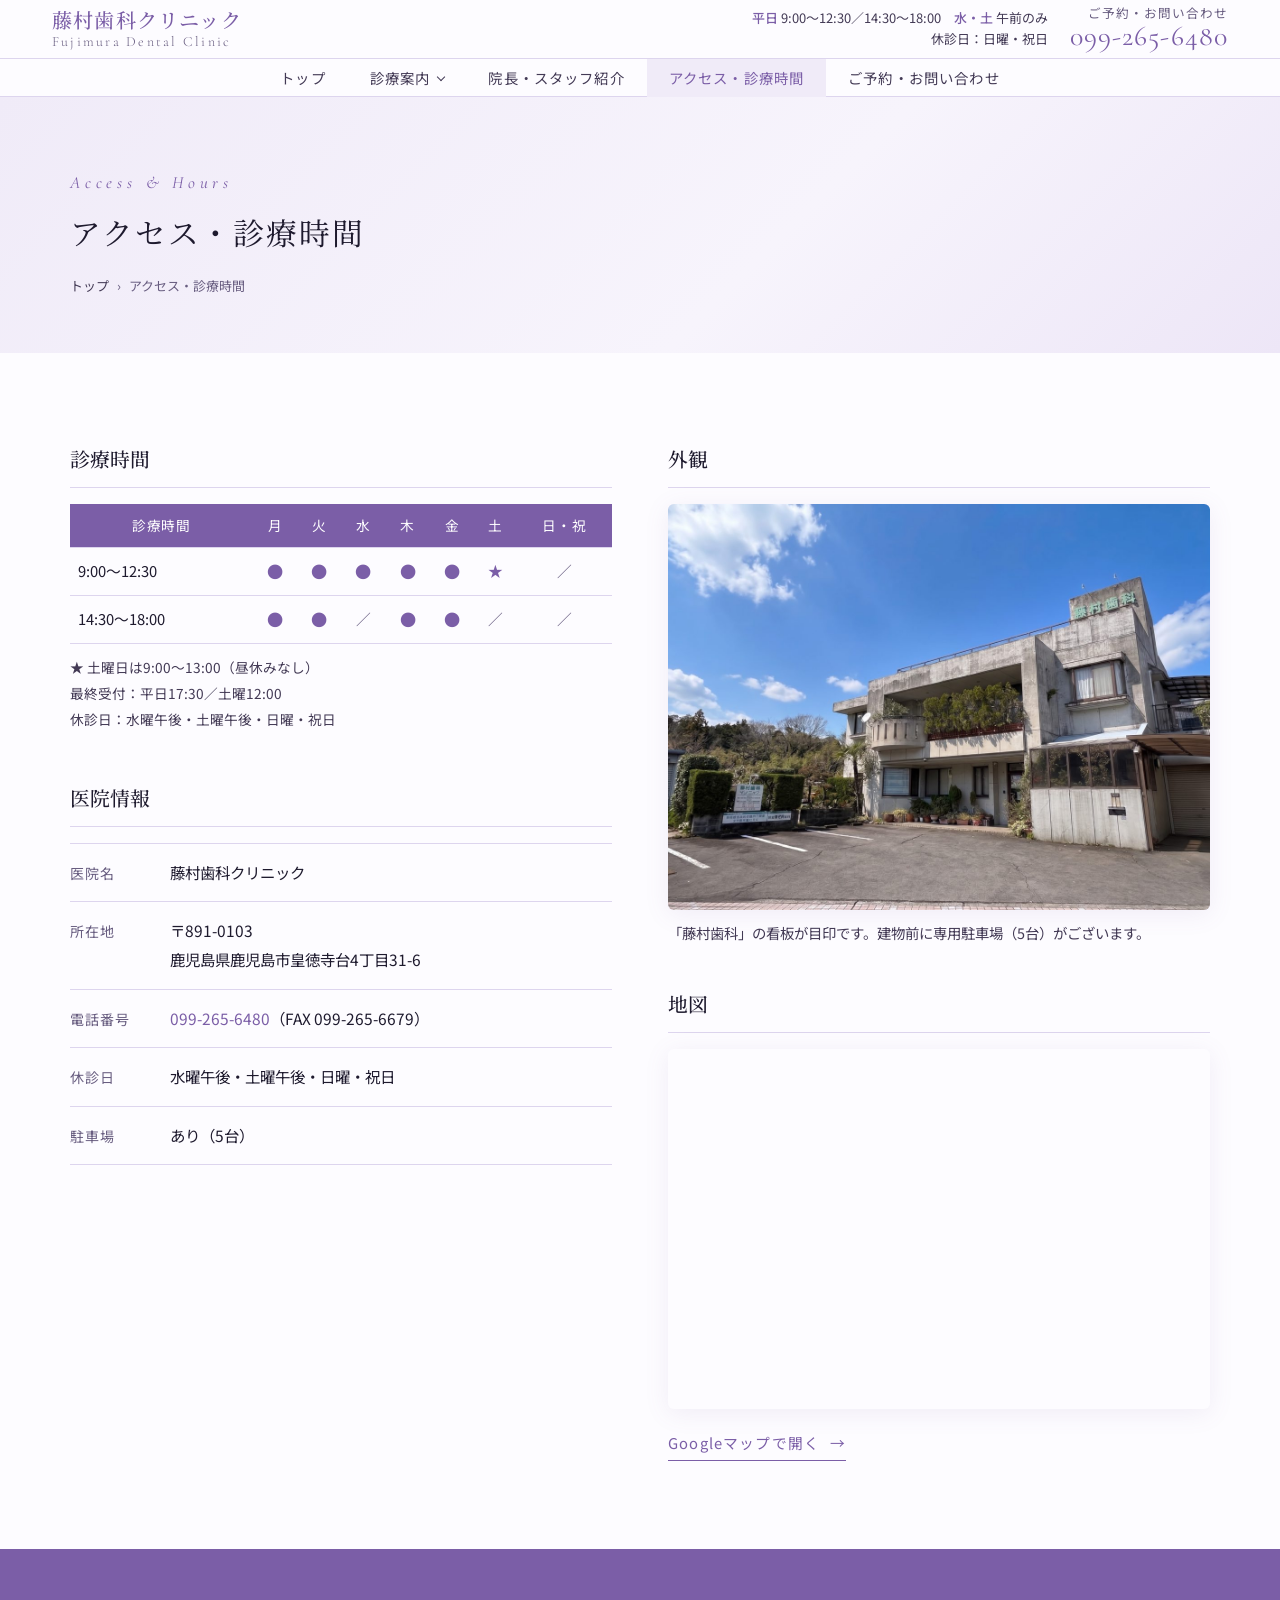
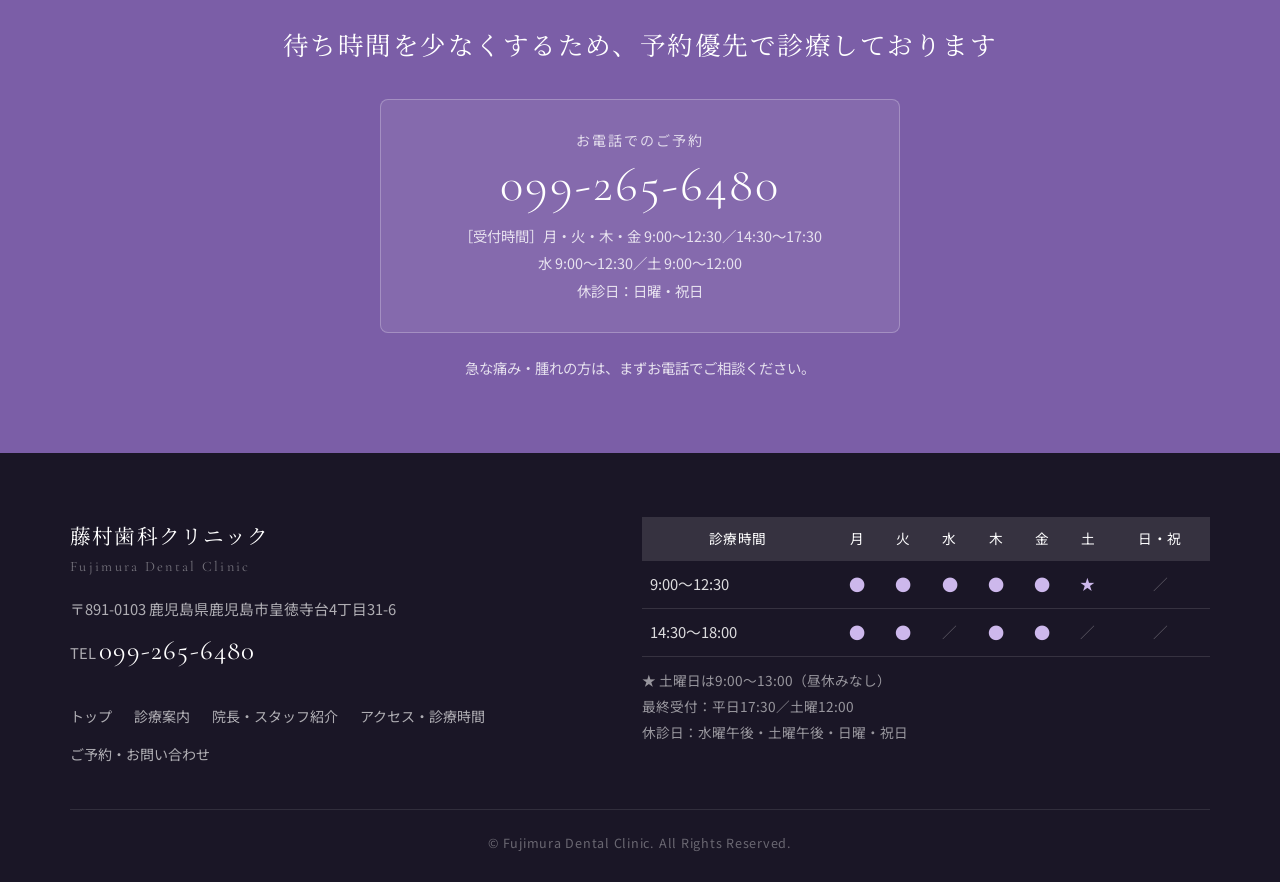
<file: access.html>
<!DOCTYPE html>
<html lang="ja">
<head>
<meta charset="UTF-8">
<meta name="robots" content="noindex, nofollow"><!-- 確認用：本番公開時にこの行を削除 -->
<meta name="viewport" content="width=device-width, initial-scale=1">
<meta name="format-detection" content="telephone=no">
<title>アクセス・診療時間｜藤村歯科クリニック｜鹿児島市皇徳寺台の歯医者</title>
<meta name="description" content="藤村歯科クリニックのアクセス・診療時間。鹿児島市皇徳寺台4丁目31-6。平日 9:00〜12:30／14:30〜18:00（水曜は午前のみ）、土 9:00〜13:00、日曜・祝日休診。TEL 099-265-6480">
<meta property="og:title" content="アクセス・診療時間｜藤村歯科クリニック｜鹿児島市皇徳寺台の歯医者">
<meta property="og:description" content="藤村歯科クリニックのアクセス・診療時間。鹿児島市皇徳寺台4丁目31-6。平日 9:00〜12:30／14:30〜18:00（水曜は午前のみ）、土 9:00〜13:00、日曜・祝日休診。TEL 099-265-6480">
<meta property="og:type" content="website">
<meta property="og:locale" content="ja_JP">
<meta property="og:site_name" content="藤村歯科クリニック">
<meta name="theme-color" content="#7b5ea7">
<link rel="icon" href="data:image/svg+xml,%3Csvg xmlns='http://www.w3.org/2000/svg' viewBox='0 0 64 64'%3E%3Crect width='64' height='64' rx='14' fill='%237b5ea7'/%3E%3Ctext x='32' y='45' font-size='36' text-anchor='middle' fill='white' font-family='serif'%3E%E8%97%A4%3C/text%3E%3C/svg%3E">
<link rel="preconnect" href="https://fonts.googleapis.com">
<link rel="preconnect" href="https://fonts.gstatic.com" crossorigin>
<link href="https://fonts.googleapis.com/css2?family=Noto+Serif+JP:wght@400;500&family=Noto+Sans+JP:wght@300;400;500&family=Cormorant+Garamond:ital,wght@0,300;0,400;1,300;1,400&display=swap" rel="stylesheet">
<link rel="stylesheet" href="css/style.css">
</head>
<body>
<header class="site-header">
  <div class="header-top">
    <a href="index.html" class="logo">藤村歯科クリニック<small>Fujimura Dental Clinic</small></a>
    <div class="header-info">
      <p class="header-hours"><b>平日</b> 9:00〜12:30／14:30〜18:00　<b>水・土</b> 午前のみ<br>休診日：日曜・祝日</p>
      <a href="tel:0992656480" class="header-tel"><span>ご予約・お問い合わせ</span><strong>099-265-6480</strong></a>
    </div>
    <button class="hamburger" id="hamburger" aria-label="メニューを開く" aria-expanded="false" aria-controls="mobileMenu"><span></span><span></span><span></span></button>
  </div>
  <nav class="gnav" aria-label="メインメニュー">
    <ul class="gnav-list">
      <li><a href="index.html">トップ</a></li>
      <li class="has-sub"><a href="services.html">診療案内</a><ul class="subnav"><li></li><li><a href="services.html#mushiba">虫歯治療</a></li><li><a href="services.html#shishubyo">歯周病治療</a></li><li><a href="services.html#implant">インプラント</a></li><li><a href="services.html#yobou">予防歯科・クリーニング</a></li><li><a href="services.html#whitening">ホワイトニング</a></li><li><a href="services.html#koukugeka">口腔外科</a></li><li><a href="services.html#jihi">自費診療の費用・リスク</a></li></ul></li>
      <li><a href="doctor.html">院長・スタッフ紹介</a></li>
      <li><a href="access.html" class="active">アクセス・診療時間</a></li>
      <li><a href="contact.html">ご予約・お問い合わせ</a></li>
    </ul>
  </nav>
</header>
<nav class="mobile-menu" id="mobileMenu" aria-label="スマートフォン用メニュー">
  <a href="index.html">トップ</a>
  <a href="services.html">診療案内</a>
  <div class="sub"><a href="services.html#ireba">入れ歯・ミラクルデンチャー</a><a href="services.html#mushiba">虫歯治療</a><a href="services.html#shishubyo">歯周病治療</a><a href="services.html#ireba">入れ歯・ミラクルデンチャー</a><a href="services.html#implant">インプラント</a><a href="services.html#yobou">予防歯科・クリーニング</a><a href="services.html#whitening">ホワイトニング</a><a href="services.html#koukugeka">口腔外科</a></div>
  <a href="doctor.html">院長・スタッフ紹介</a>
  <a href="access.html">アクセス・診療時間</a>
  <a href="contact.html">ご予約・お問い合わせ</a>
  <a href="tel:0992656480" class="mm-tel">電話で予約する　099-265-6480</a>
</nav>
<main>
<div class="page-hero"><div class="container">
  <p class="sec-en">Access &amp; Hours</p>
  <h1 class="sec-title">アクセス・診療時間</h1>
  <ol class="breadcrumb"><li><a href="index.html">トップ</a></li><li>アクセス・診療時間</li></ol>
</div></div>

<section>
  <div class="container two-col fade-up">
    <div>
      <h2 class="sub-h">診療時間</h2>
      <table class="hours">
  <thead><tr><th scope="col">診療時間</th><th scope="col">月</th><th scope="col">火</th><th scope="col">水</th><th scope="col">木</th><th scope="col">金</th><th scope="col">土</th><th scope="col">日・祝</th></tr></thead>
  <tbody><tr><th scope="row">9:00〜12:30</th><td class="o">●</td><td class="o">●</td><td class="o">●</td><td class="o">●</td><td class="o">●</td><td class="s">★</td><td class="x">／</td></tr><tr><th scope="row">14:30〜18:00</th><td class="o">●</td><td class="o">●</td><td class="x">／</td><td class="o">●</td><td class="o">●</td><td class="x">／</td><td class="x">／</td></tr></tbody>
</table>
<p class="hours-note">★ 土曜日は9:00〜13:00（昼休みなし）<br>最終受付：平日17:30／土曜12:00<br>休診日：水曜午後・土曜午後・日曜・祝日</p>
      <h2 class="sub-h" style="margin-top:48px">医院情報</h2>
      <dl class="info-dl">
        <dt>医院名</dt><dd>藤村歯科クリニック</dd>
        <dt>所在地</dt><dd>〒891-0103<br>鹿児島県鹿児島市皇徳寺台4丁目31-6</dd>
        <dt>電話番号</dt><dd><a href="tel:0992656480">099-265-6480</a>（FAX 099-265-6679）</dd>
        <dt>休診日</dt><dd>水曜午後・土曜午後・日曜・祝日</dd>
        <dt>駐車場</dt><dd>あり（5台）</dd>
      </dl>
    </div>
    <div>
      <h2 class="sub-h">外観</h2>
      <div class="ph " data-label="外観写真"><img src="images/clinic_01.jpg" alt="藤村歯科クリニックの外観" loading="lazy"></div>
      <p style="font-size:.8rem;color:var(--text-mid);margin:10px 0 40px">「藤村歯科」の看板が目印です。建物前に専用駐車場（5台）がございます。</p>
      <h2 class="sub-h">地図</h2>
      <iframe class="map" title="藤村歯科クリニックの地図" src="https://www.google.com/maps/embed?pb=!1m18!1m12!1m3!1d3399.502130198068!2d130.48067127561336!3d31.56527547419346!2m3!1f0!2f0!3f0!3m2!1i1024!2i768!4f13.1!3m3!1m2!1s0x353e663cbc598349%3A0xc99644ca46c4af5e!2z6Jek5p2R5q2v56eR44Kv44Oq44OL44OD44Kv!5e0!3m2!1sja!2sjp!4v1780803914719!5m2!1sja!2sjp" loading="lazy" referrerpolicy="no-referrer-when-downgrade" allowfullscreen></iframe>
      <p style="margin-top:16px"><a class="btn-more" href="https://www.google.com/maps/search/?api=1&query=%E8%97%A4%E6%9D%91%E6%AD%AF%E7%A7%91%E3%82%AF%E3%83%AA%E3%83%8B%E3%83%83%E3%82%AF+%E9%B9%BF%E5%85%90%E5%B3%B6%E5%B8%82%E7%9A%87%E5%BE%B3%E5%AF%BA%E5%8F%B0" target="_blank" rel="noopener">Googleマップで開く</a></p>
    </div>
  </div>
</section>
<section class="reserve">
  <div class="fade-up">
    <h2>待ち時間を少なくするため、<br class="sp-only">予約優先で診療しております</h2>
    <div class="reserve-box">
      <p class="reserve-label">お電話でのご予約</p>
      <a href="tel:0992656480" class="reserve-tel">099-265-6480</a>
      <p class="reserve-time">［受付時間］月・火・木・金 9:00〜12:30／14:30〜17:30<br>水 9:00〜12:30／土 9:00〜12:00<br>休診日：日曜・祝日</p>
    </div>
    <!-- WEB予約を導入したら、下の行のコメントを外してURLを入れてください
    <p style="margin-top:24px"><a href="WEB予約のURL" class="btn btn-outline" style="border-color:#fff;color:#fff" target="_blank" rel="noopener">WEBで予約する</a></p>
    -->
    <p class="reserve-sub">急な痛み・腫れの方は、まずお電話でご相談ください。</p>
  </div>
</section>
</main>
<footer class="site-footer">
  <div class="foot-grid">
    <div>
      <p class="foot-logo">藤村歯科クリニック<small>Fujimura Dental Clinic</small></p>
      <p class="foot-addr">〒891-0103 鹿児島県鹿児島市皇徳寺台4丁目31-6<br>TEL <a href="tel:0992656480">099-265-6480</a></p>
      <ul class="foot-nav">
        <li><a href="index.html">トップ</a></li>
        <li><a href="services.html">診療案内</a></li>
        <li><a href="doctor.html">院長・スタッフ紹介</a></li>
        <li><a href="access.html">アクセス・診療時間</a></li>
        <li><a href="contact.html">ご予約・お問い合わせ</a></li>
      </ul>
    </div>
    <div><table class="hours">
  <thead><tr><th scope="col">診療時間</th><th scope="col">月</th><th scope="col">火</th><th scope="col">水</th><th scope="col">木</th><th scope="col">金</th><th scope="col">土</th><th scope="col">日・祝</th></tr></thead>
  <tbody><tr><th scope="row">9:00〜12:30</th><td class="o">●</td><td class="o">●</td><td class="o">●</td><td class="o">●</td><td class="o">●</td><td class="s">★</td><td class="x">／</td></tr><tr><th scope="row">14:30〜18:00</th><td class="o">●</td><td class="o">●</td><td class="x">／</td><td class="o">●</td><td class="o">●</td><td class="x">／</td><td class="x">／</td></tr></tbody>
</table>
<p class="hours-note">★ 土曜日は9:00〜13:00（昼休みなし）<br>最終受付：平日17:30／土曜12:00<br>休診日：水曜午後・土曜午後・日曜・祝日</p></div>
  </div>
  <p class="copyright">© Fujimura Dental Clinic. All Rights Reserved.</p>
</footer>
<div class="fixed-bar">
  <a href="tel:0992656480" class="fb-tel">電話で予約<small>099-265-6480</small></a>
  <a href="access.html" class="fb-hours">診療時間・アクセス<small>日曜・祝日休診</small></a>
</div>
<script src="js/main.js"></script>
</body>
</html>
</file>
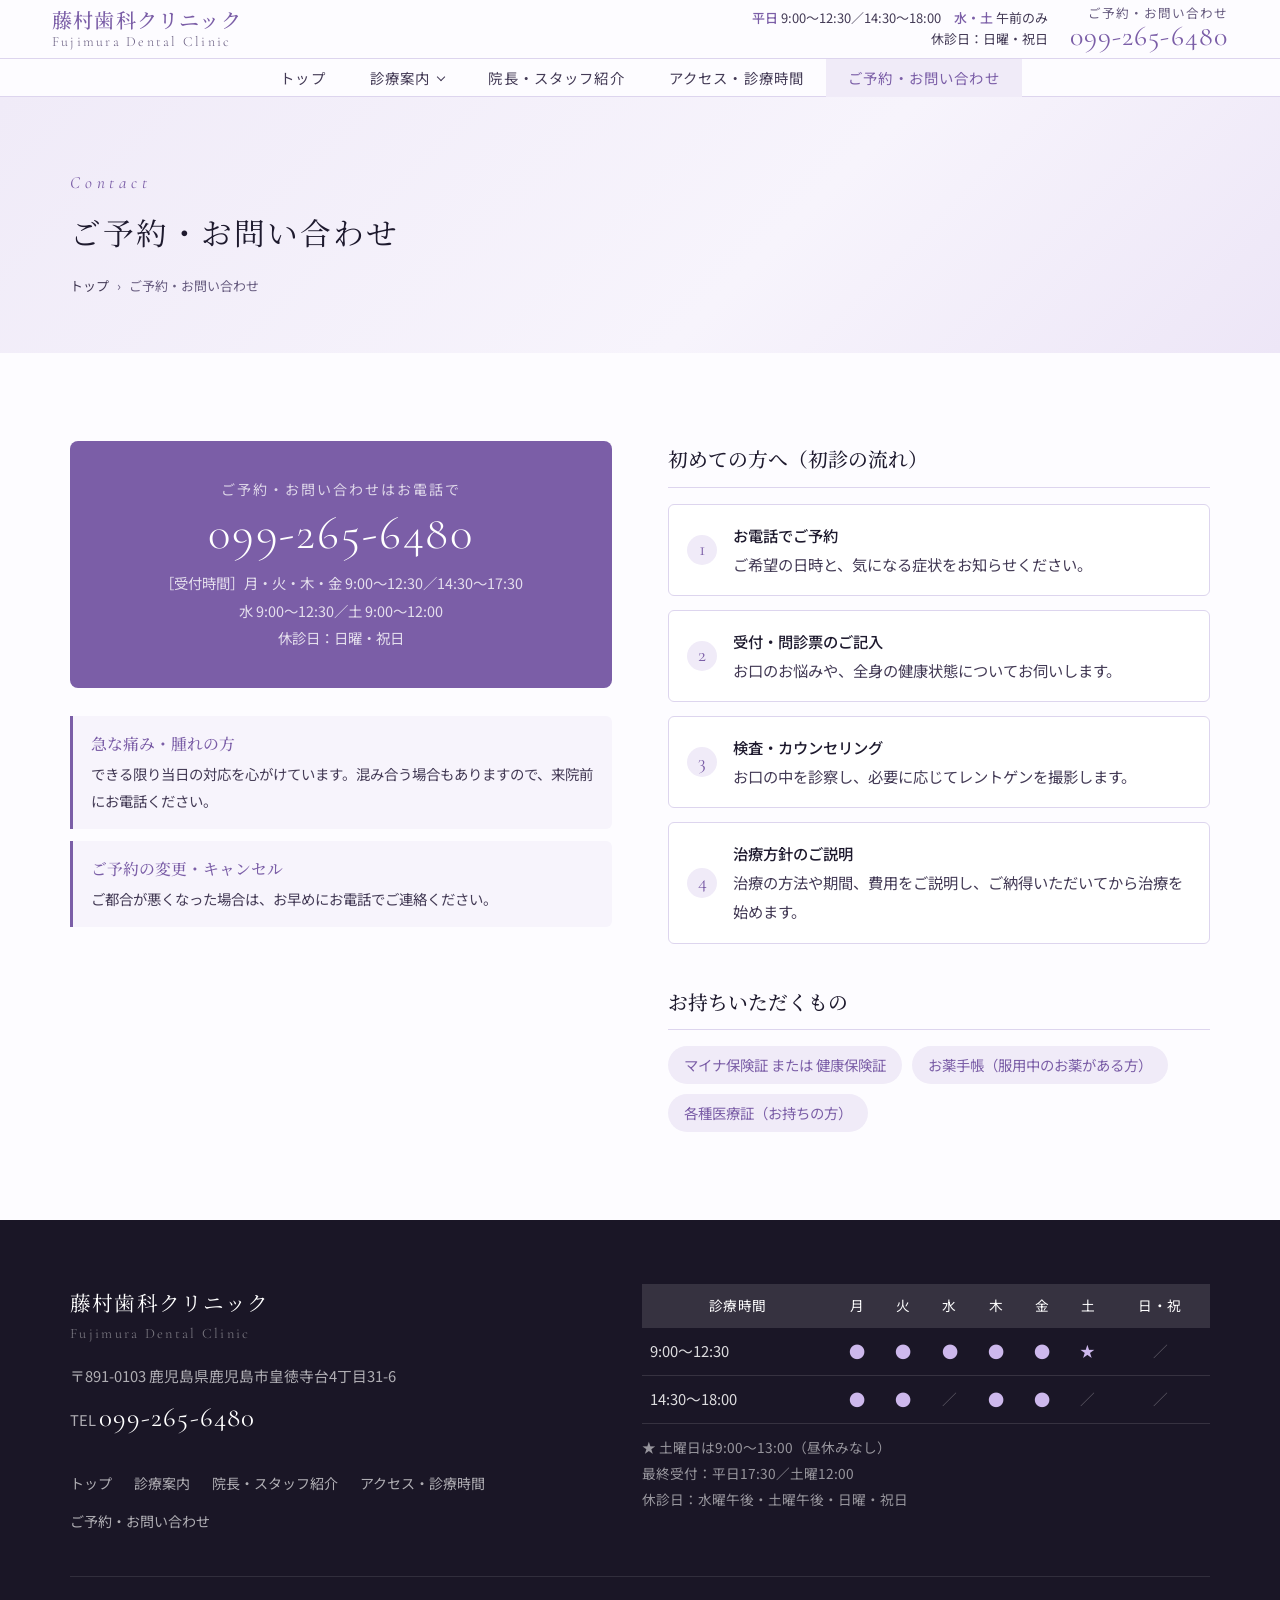
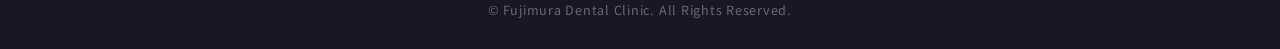
<file: contact.html>
<!DOCTYPE html>
<html lang="ja">
<head>
<meta charset="UTF-8">
<meta name="robots" content="noindex, nofollow"><!-- 確認用：本番公開時にこの行を削除 -->
<meta name="viewport" content="width=device-width, initial-scale=1">
<meta name="format-detection" content="telephone=no">
<title>ご予約・お問い合わせ｜藤村歯科クリニック｜鹿児島市皇徳寺台の歯医者</title>
<meta name="description" content="藤村歯科クリニックへのご予約・お問い合わせはお電話（099-265-6480）で承ります。初診の流れ・お持ちいただくものもご案内しています。">
<meta property="og:title" content="ご予約・お問い合わせ｜藤村歯科クリニック｜鹿児島市皇徳寺台の歯医者">
<meta property="og:description" content="藤村歯科クリニックへのご予約・お問い合わせはお電話（099-265-6480）で承ります。初診の流れ・お持ちいただくものもご案内しています。">
<meta property="og:type" content="website">
<meta property="og:locale" content="ja_JP">
<meta property="og:site_name" content="藤村歯科クリニック">
<meta name="theme-color" content="#7b5ea7">
<link rel="icon" href="data:image/svg+xml,%3Csvg xmlns='http://www.w3.org/2000/svg' viewBox='0 0 64 64'%3E%3Crect width='64' height='64' rx='14' fill='%237b5ea7'/%3E%3Ctext x='32' y='45' font-size='36' text-anchor='middle' fill='white' font-family='serif'%3E%E8%97%A4%3C/text%3E%3C/svg%3E">
<link rel="preconnect" href="https://fonts.googleapis.com">
<link rel="preconnect" href="https://fonts.gstatic.com" crossorigin>
<link href="https://fonts.googleapis.com/css2?family=Noto+Serif+JP:wght@400;500&family=Noto+Sans+JP:wght@300;400;500&family=Cormorant+Garamond:ital,wght@0,300;0,400;1,300;1,400&display=swap" rel="stylesheet">
<link rel="stylesheet" href="css/style.css">
</head>
<body>
<header class="site-header">
  <div class="header-top">
    <a href="index.html" class="logo">藤村歯科クリニック<small>Fujimura Dental Clinic</small></a>
    <div class="header-info">
      <p class="header-hours"><b>平日</b> 9:00〜12:30／14:30〜18:00　<b>水・土</b> 午前のみ<br>休診日：日曜・祝日</p>
      <a href="tel:0992656480" class="header-tel"><span>ご予約・お問い合わせ</span><strong>099-265-6480</strong></a>
    </div>
    <button class="hamburger" id="hamburger" aria-label="メニューを開く" aria-expanded="false" aria-controls="mobileMenu"><span></span><span></span><span></span></button>
  </div>
  <nav class="gnav" aria-label="メインメニュー">
    <ul class="gnav-list">
      <li><a href="index.html">トップ</a></li>
      <li class="has-sub"><a href="services.html">診療案内</a><ul class="subnav"><li></li><li><a href="services.html#mushiba">虫歯治療</a></li><li><a href="services.html#shishubyo">歯周病治療</a></li><li><a href="services.html#implant">インプラント</a></li><li><a href="services.html#yobou">予防歯科・クリーニング</a></li><li><a href="services.html#whitening">ホワイトニング</a></li><li><a href="services.html#koukugeka">口腔外科</a></li><li><a href="services.html#jihi">自費診療の費用・リスク</a></li></ul></li>
      <li><a href="doctor.html">院長・スタッフ紹介</a></li>
      <li><a href="access.html">アクセス・診療時間</a></li>
      <li><a href="contact.html" class="active">ご予約・お問い合わせ</a></li>
    </ul>
  </nav>
</header>
<nav class="mobile-menu" id="mobileMenu" aria-label="スマートフォン用メニュー">
  <a href="index.html">トップ</a>
  <a href="services.html">診療案内</a>
  <div class="sub"><a href="services.html#ireba">入れ歯・ミラクルデンチャー</a><a href="services.html#mushiba">虫歯治療</a><a href="services.html#shishubyo">歯周病治療</a><a href="services.html#ireba">入れ歯・ミラクルデンチャー</a><a href="services.html#implant">インプラント</a><a href="services.html#yobou">予防歯科・クリーニング</a><a href="services.html#whitening">ホワイトニング</a><a href="services.html#koukugeka">口腔外科</a></div>
  <a href="doctor.html">院長・スタッフ紹介</a>
  <a href="access.html">アクセス・診療時間</a>
  <a href="contact.html">ご予約・お問い合わせ</a>
  <a href="tel:0992656480" class="mm-tel">電話で予約する　099-265-6480</a>
</nav>
<main>
<div class="page-hero"><div class="container">
  <p class="sec-en">Contact</p>
  <h1 class="sec-title">ご予約・お問い合わせ</h1>
  <ol class="breadcrumb"><li><a href="index.html">トップ</a></li><li>ご予約・お問い合わせ</li></ol>
</div></div>

<section>
  <div class="container two-col fade-up">
    <div>
      <div class="tel-panel">
        <p class="reserve-label">ご予約・お問い合わせはお電話で</p>
        <a href="tel:0992656480" class="reserve-tel">099-265-6480</a>
        <p class="reserve-time">［受付時間］月・火・木・金 9:00〜12:30／14:30〜17:30<br>水 9:00〜12:30／土 9:00〜12:00<br>休診日：日曜・祝日</p>
      </div>
      <!-- WEB予約を導入したら、下のコメントを外してURLを入れてください
      <p style="margin-top:20px;text-align:center"><a href="WEB予約のURL" class="btn btn-outline" target="_blank" rel="noopener">WEBで予約する</a></p>
      -->
      <div class="info-cards">
        <div class="info-card"><h4>急な痛み・腫れの方</h4><p>できる限り当日の対応を心がけています。混み合う場合もありますので、来院前にお電話ください。</p></div>
        <div class="info-card"><h4>ご予約の変更・キャンセル</h4><p>ご都合が悪くなった場合は、お早めにお電話でご連絡ください。</p></div>
      </div>
    </div>
    <div>
      <h2 class="sub-h">初めての方へ（初診の流れ）</h2>
      <ol class="steps">
        <li><b>お電話でご予約</b>ご希望の日時と、気になる症状をお知らせください。</li>
        <li><b>受付・問診票のご記入</b>お口のお悩みや、全身の健康状態についてお伺いします。</li>
        <li><b>検査・カウンセリング</b>お口の中を診察し、必要に応じてレントゲンを撮影します。</li>
        <li><b>治療方針のご説明</b>治療の方法や期間、費用をご説明し、ご納得いただいてから治療を始めます。</li>
      </ol>
      <h2 class="sub-h" style="margin-top:40px">お持ちいただくもの</h2>
      <ul class="bring"><li>マイナ保険証 または 健康保険証</li><li>お薬手帳（服用中のお薬がある方）</li><li>各種医療証（お持ちの方）</li></ul>
    </div>
  </div>
</section>
</main>
<footer class="site-footer">
  <div class="foot-grid">
    <div>
      <p class="foot-logo">藤村歯科クリニック<small>Fujimura Dental Clinic</small></p>
      <p class="foot-addr">〒891-0103 鹿児島県鹿児島市皇徳寺台4丁目31-6<br>TEL <a href="tel:0992656480">099-265-6480</a></p>
      <ul class="foot-nav">
        <li><a href="index.html">トップ</a></li>
        <li><a href="services.html">診療案内</a></li>
        <li><a href="doctor.html">院長・スタッフ紹介</a></li>
        <li><a href="access.html">アクセス・診療時間</a></li>
        <li><a href="contact.html">ご予約・お問い合わせ</a></li>
      </ul>
    </div>
    <div><table class="hours">
  <thead><tr><th scope="col">診療時間</th><th scope="col">月</th><th scope="col">火</th><th scope="col">水</th><th scope="col">木</th><th scope="col">金</th><th scope="col">土</th><th scope="col">日・祝</th></tr></thead>
  <tbody><tr><th scope="row">9:00〜12:30</th><td class="o">●</td><td class="o">●</td><td class="o">●</td><td class="o">●</td><td class="o">●</td><td class="s">★</td><td class="x">／</td></tr><tr><th scope="row">14:30〜18:00</th><td class="o">●</td><td class="o">●</td><td class="x">／</td><td class="o">●</td><td class="o">●</td><td class="x">／</td><td class="x">／</td></tr></tbody>
</table>
<p class="hours-note">★ 土曜日は9:00〜13:00（昼休みなし）<br>最終受付：平日17:30／土曜12:00<br>休診日：水曜午後・土曜午後・日曜・祝日</p></div>
  </div>
  <p class="copyright">© Fujimura Dental Clinic. All Rights Reserved.</p>
</footer>
<div class="fixed-bar">
  <a href="tel:0992656480" class="fb-tel">電話で予約<small>099-265-6480</small></a>
  <a href="access.html" class="fb-hours">診療時間・アクセス<small>日曜・祝日休診</small></a>
</div>
<script src="js/main.js"></script>
</body>
</html>
</file>
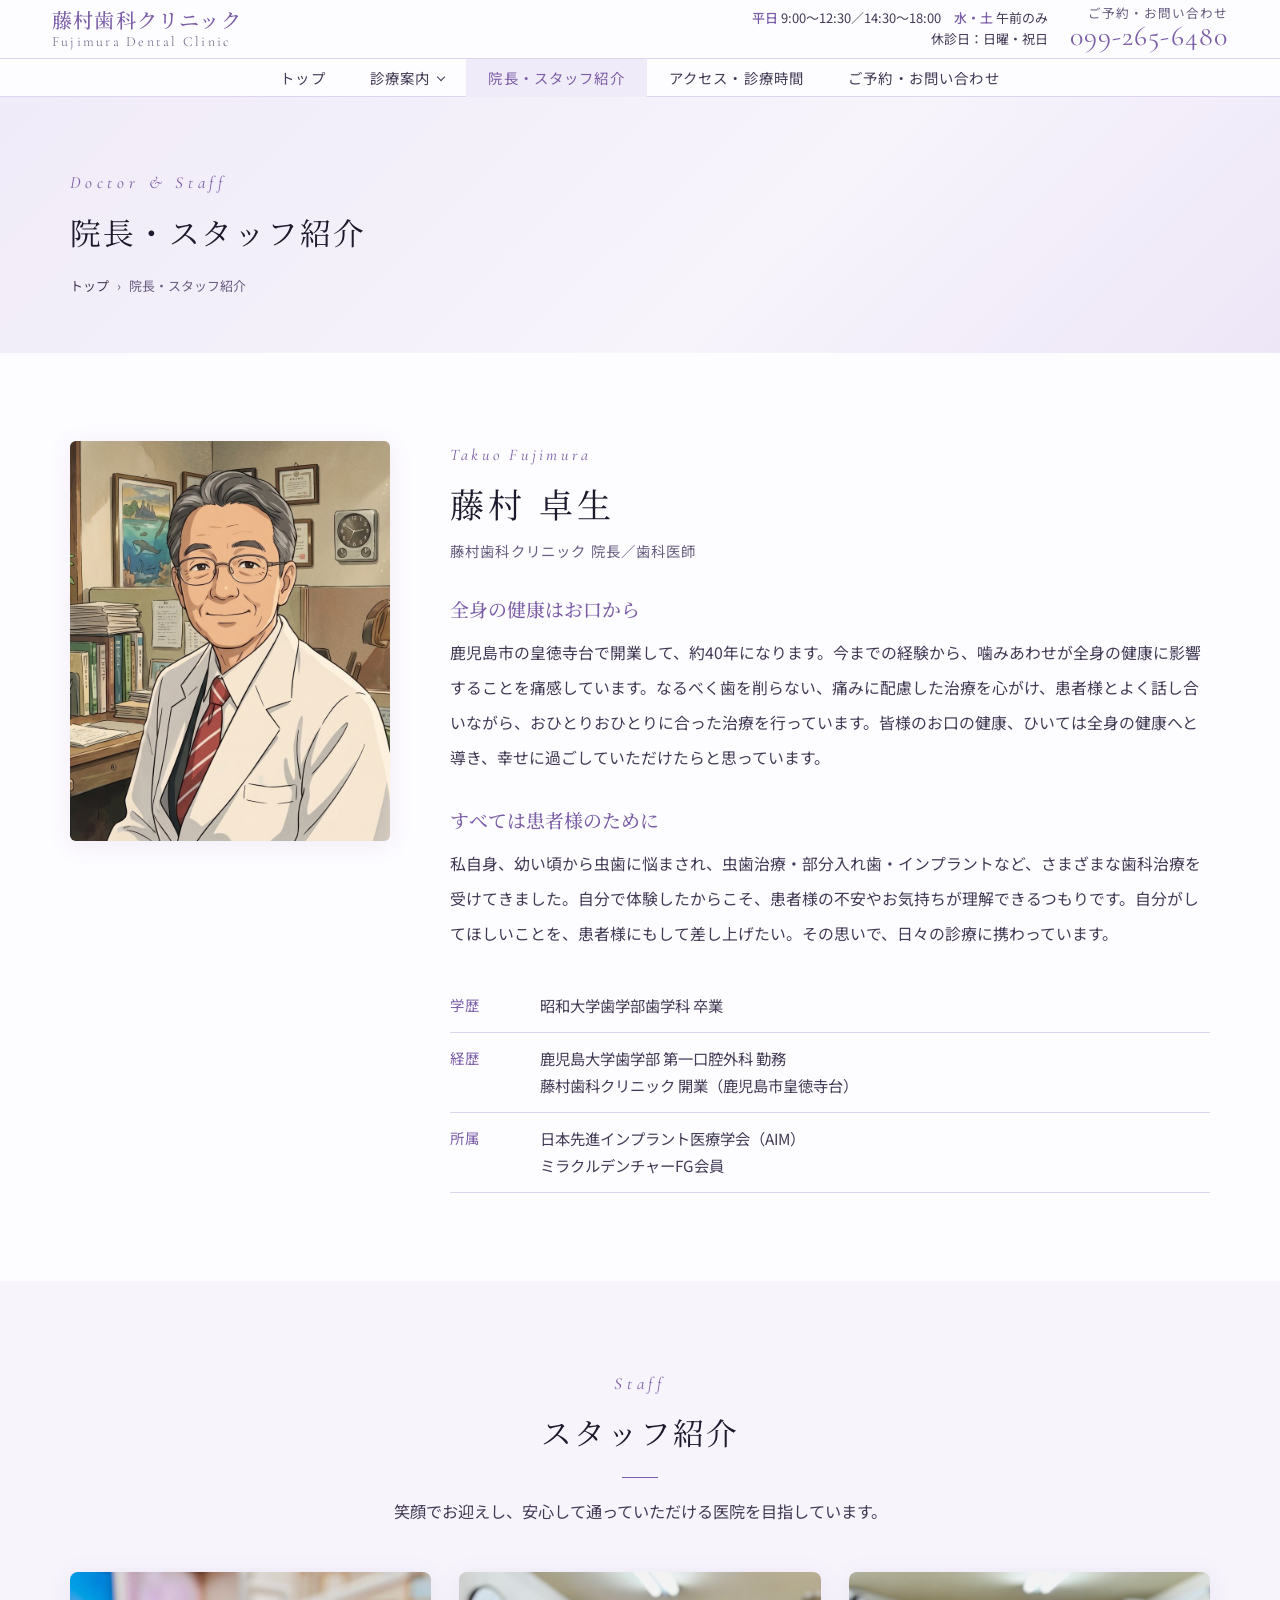
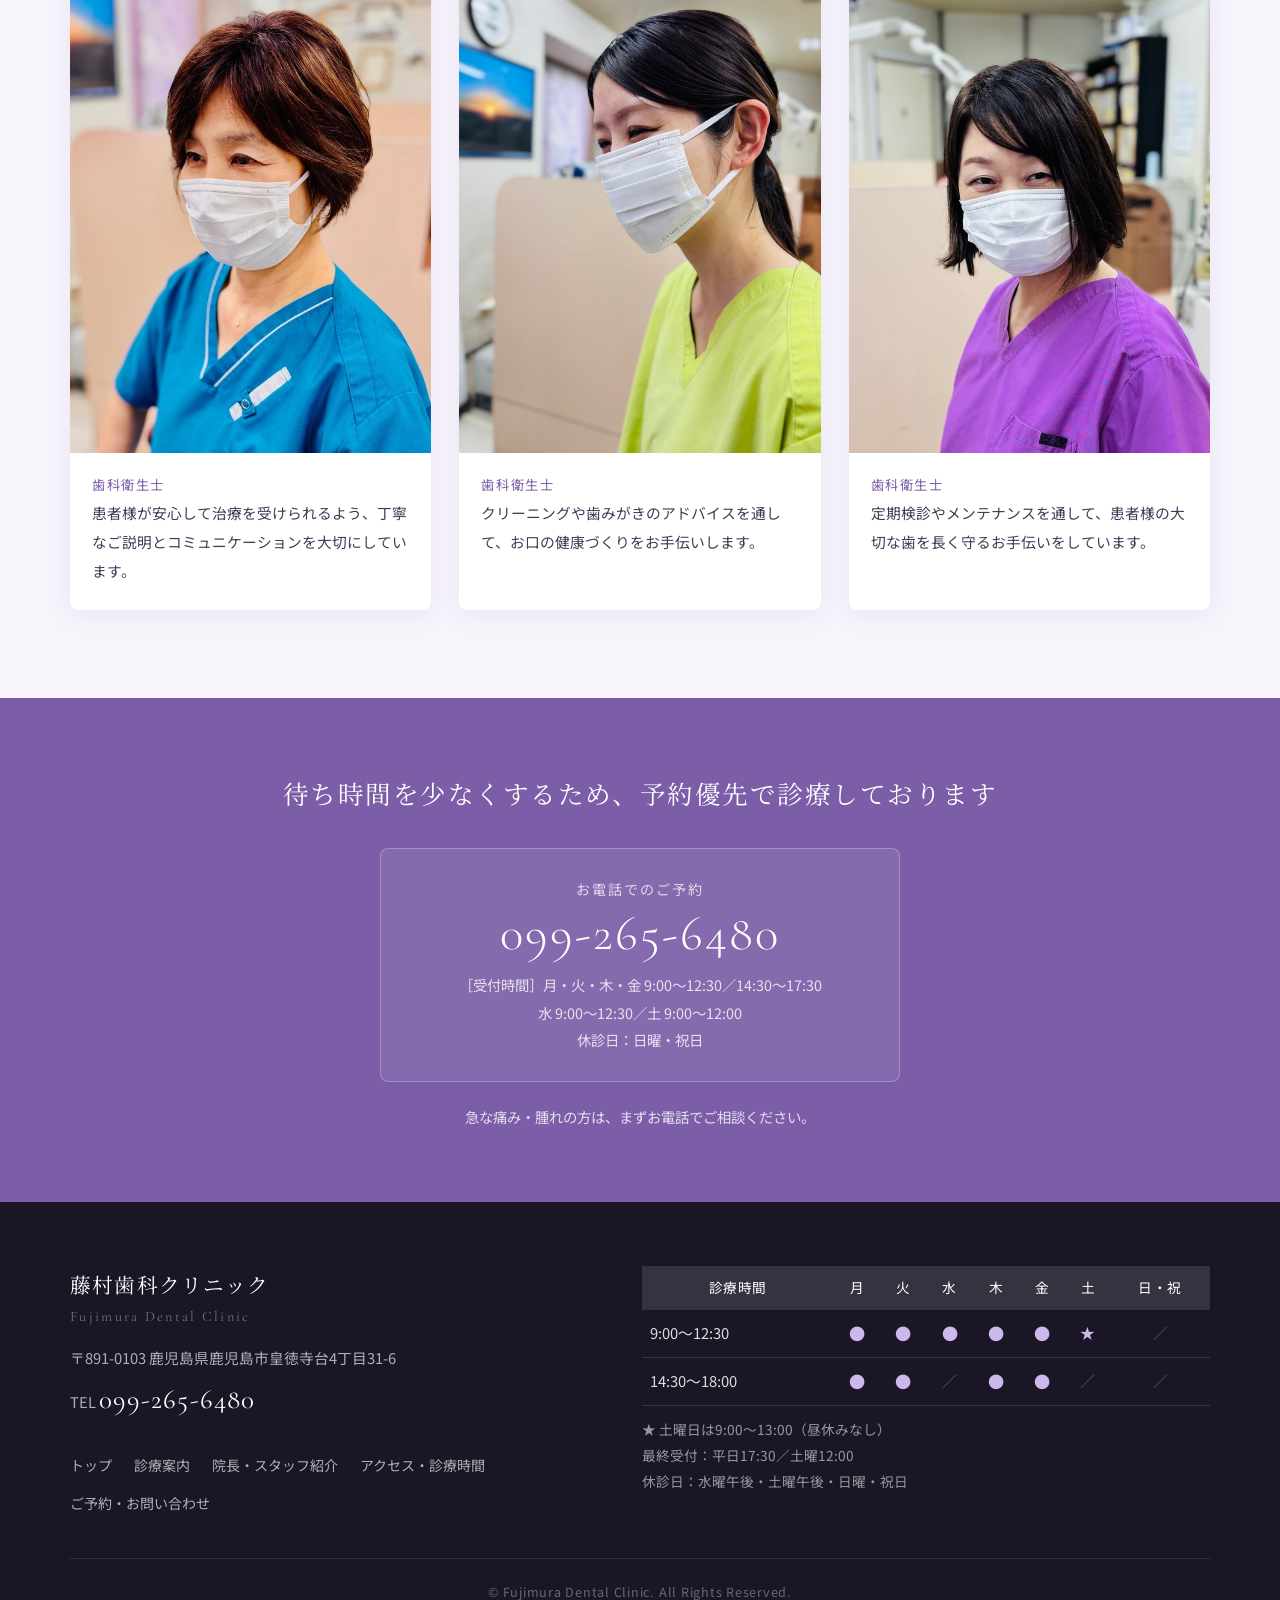
<file: doctor.html>
<!DOCTYPE html>
<html lang="ja">
<head>
<meta charset="UTF-8">
<meta name="robots" content="noindex, nofollow"><!-- 確認用：本番公開時にこの行を削除 -->
<meta name="viewport" content="width=device-width, initial-scale=1">
<meta name="format-detection" content="telephone=no">
<title>院長・スタッフ紹介｜藤村歯科クリニック｜鹿児島市皇徳寺台の歯医者</title>
<meta name="description" content="藤村歯科クリニック（鹿児島市皇徳寺台）の院長・スタッフ紹介。院長 藤村卓生は鹿児島大学歯学部第一口腔外科での勤務を経て開業し、約40年地域の診療に携わっています。">
<meta property="og:title" content="院長・スタッフ紹介｜藤村歯科クリニック｜鹿児島市皇徳寺台の歯医者">
<meta property="og:description" content="藤村歯科クリニック（鹿児島市皇徳寺台）の院長・スタッフ紹介。院長 藤村卓生は鹿児島大学歯学部第一口腔外科での勤務を経て開業し、約40年地域の診療に携わっています。">
<meta property="og:type" content="website">
<meta property="og:locale" content="ja_JP">
<meta property="og:site_name" content="藤村歯科クリニック">
<meta name="theme-color" content="#7b5ea7">
<link rel="icon" href="data:image/svg+xml,%3Csvg xmlns='http://www.w3.org/2000/svg' viewBox='0 0 64 64'%3E%3Crect width='64' height='64' rx='14' fill='%237b5ea7'/%3E%3Ctext x='32' y='45' font-size='36' text-anchor='middle' fill='white' font-family='serif'%3E%E8%97%A4%3C/text%3E%3C/svg%3E">
<link rel="preconnect" href="https://fonts.googleapis.com">
<link rel="preconnect" href="https://fonts.gstatic.com" crossorigin>
<link href="https://fonts.googleapis.com/css2?family=Noto+Serif+JP:wght@400;500&family=Noto+Sans+JP:wght@300;400;500&family=Cormorant+Garamond:ital,wght@0,300;0,400;1,300;1,400&display=swap" rel="stylesheet">
<link rel="stylesheet" href="css/style.css">
</head>
<body>
<header class="site-header">
  <div class="header-top">
    <a href="index.html" class="logo">藤村歯科クリニック<small>Fujimura Dental Clinic</small></a>
    <div class="header-info">
      <p class="header-hours"><b>平日</b> 9:00〜12:30／14:30〜18:00　<b>水・土</b> 午前のみ<br>休診日：日曜・祝日</p>
      <a href="tel:0992656480" class="header-tel"><span>ご予約・お問い合わせ</span><strong>099-265-6480</strong></a>
    </div>
    <button class="hamburger" id="hamburger" aria-label="メニューを開く" aria-expanded="false" aria-controls="mobileMenu"><span></span><span></span><span></span></button>
  </div>
  <nav class="gnav" aria-label="メインメニュー">
    <ul class="gnav-list">
      <li><a href="index.html">トップ</a></li>
      <li class="has-sub"><a href="services.html">診療案内</a><ul class="subnav"><li></li><li><a href="services.html#mushiba">虫歯治療</a></li><li><a href="services.html#shishubyo">歯周病治療</a></li><li><a href="services.html#implant">インプラント</a></li><li><a href="services.html#yobou">予防歯科・クリーニング</a></li><li><a href="services.html#whitening">ホワイトニング</a></li><li><a href="services.html#koukugeka">口腔外科</a></li><li><a href="services.html#jihi">自費診療の費用・リスク</a></li></ul></li>
      <li><a href="doctor.html" class="active">院長・スタッフ紹介</a></li>
      <li><a href="access.html">アクセス・診療時間</a></li>
      <li><a href="contact.html">ご予約・お問い合わせ</a></li>
    </ul>
  </nav>
</header>
<nav class="mobile-menu" id="mobileMenu" aria-label="スマートフォン用メニュー">
  <a href="index.html">トップ</a>
  <a href="services.html">診療案内</a>
  <div class="sub"><a href="services.html#ireba">入れ歯・ミラクルデンチャー</a><a href="services.html#mushiba">虫歯治療</a><a href="services.html#shishubyo">歯周病治療</a><a href="services.html#ireba">入れ歯・ミラクルデンチャー</a><a href="services.html#implant">インプラント</a><a href="services.html#yobou">予防歯科・クリーニング</a><a href="services.html#whitening">ホワイトニング</a><a href="services.html#koukugeka">口腔外科</a></div>
  <a href="doctor.html">院長・スタッフ紹介</a>
  <a href="access.html">アクセス・診療時間</a>
  <a href="contact.html">ご予約・お問い合わせ</a>
  <a href="tel:0992656480" class="mm-tel">電話で予約する　099-265-6480</a>
</nav>
<main>
<div class="page-hero"><div class="container">
  <p class="sec-en">Doctor &amp; Staff</p>
  <h1 class="sec-title">院長・スタッフ紹介</h1>
  <ol class="breadcrumb"><li><a href="index.html">トップ</a></li><li>院長・スタッフ紹介</li></ol>
</div></div>

<section>
  <div class="container doc-grid fade-up">
    <div class="ph " data-label="院長写真"><img src="images/takuo.jpg" alt="院長 藤村卓生" loading="lazy"></div>
    <div>
      <p class="doc-name-en">Takuo Fujimura</p>
      <h2 class="doc-name">藤村 卓生</h2>
      <p class="doc-role">藤村歯科クリニック 院長／歯科医師</p>
      <div class="msg">
        <h3>全身の健康はお口から</h3>
        <p>鹿児島市の皇徳寺台で開業して、約40年になります。今までの経験から、噛みあわせが全身の健康に影響することを痛感しています。なるべく歯を削らない、痛みに配慮した治療を心がけ、患者様とよく話し合いながら、おひとりおひとりに合った治療を行っています。皆様のお口の健康、ひいては全身の健康へと導き、幸せに過ごしていただけたらと思っています。</p>
      </div>
      <div class="msg">
        <h3>すべては患者様のために</h3>
        <p>私自身、幼い頃から虫歯に悩まされ、虫歯治療・部分入れ歯・インプラントなど、さまざまな歯科治療を受けてきました。自分で体験したからこそ、患者様の不安やお気持ちが理解できるつもりです。自分がしてほしいことを、患者様にもして差し上げたい。その思いで、日々の診療に携わっています。</p>
      </div>
      <table class="career">
        <tr><th>学歴</th><td>昭和大学歯学部歯学科 卒業</td></tr>
        <tr><th>経歴</th><td>鹿児島大学歯学部 第一口腔外科 勤務<br>藤村歯科クリニック 開業（鹿児島市皇徳寺台）</td></tr>
        <tr><th>所属</th><td>日本先進インプラント医療学会（AIM）<br>ミラクルデンチャーFG会員</td></tr>
      </table>
    </div>
  </div>
</section>

<section class="staff">
  <div class="container">
    <div class="sec-head center"><p class="sec-en">Staff</p><h2 class="sec-title">スタッフ紹介</h2>
      <p class="lead">笑顔でお迎えし、安心して通っていただける医院を目指しています。</p></div>
    <ul class="staff-grid fade-up">
      <li class="staff-card">
        <div class="ph " data-label="写真を準備中"><img src="images/staff1.jpg" alt="歯科衛生士" loading="lazy"></div>
        <div class="staff-info">
          <p class="staff-role">歯科衛生士</p>
          <!-- 名前を載せる場合は下の行のコメントを外して名前を入れてください -->
          <!-- <p class="staff-name">名前</p> -->
          <p class="staff-msg">患者様が安心して治療を受けられるよう、丁寧なご説明とコミュニケーションを大切にしています。</p>
        </div>
      </li>
      <li class="staff-card">
        <div class="ph " data-label="写真を準備中"><img src="images/staff2.jpg" alt="歯科衛生士" loading="lazy"></div>
        <div class="staff-info">
          <p class="staff-role">歯科衛生士</p>
          <!-- 名前を載せる場合は下の行のコメントを外して名前を入れてください -->
          <!-- <p class="staff-name">名前</p> -->
          <p class="staff-msg">クリーニングや歯みがきのアドバイスを通して、お口の健康づくりをお手伝いします。</p>
        </div>
      </li>
      <li class="staff-card">
        <div class="ph " data-label="写真を準備中"><img src="images/staff3.jpg" alt="歯科衛生士" loading="lazy"></div>
        <div class="staff-info">
          <p class="staff-role">歯科衛生士</p>
          <!-- 名前を載せる場合は下の行のコメントを外して名前を入れてください -->
          <!-- <p class="staff-name">名前</p> -->
          <p class="staff-msg">定期検診やメンテナンスを通して、患者様の大切な歯を長く守るお手伝いをしています。</p>
        </div>
      </li>
    </ul>
  </div>
</section>
<section class="reserve">
  <div class="fade-up">
    <h2>待ち時間を少なくするため、<br class="sp-only">予約優先で診療しております</h2>
    <div class="reserve-box">
      <p class="reserve-label">お電話でのご予約</p>
      <a href="tel:0992656480" class="reserve-tel">099-265-6480</a>
      <p class="reserve-time">［受付時間］月・火・木・金 9:00〜12:30／14:30〜17:30<br>水 9:00〜12:30／土 9:00〜12:00<br>休診日：日曜・祝日</p>
    </div>
    <!-- WEB予約を導入したら、下の行のコメントを外してURLを入れてください
    <p style="margin-top:24px"><a href="WEB予約のURL" class="btn btn-outline" style="border-color:#fff;color:#fff" target="_blank" rel="noopener">WEBで予約する</a></p>
    -->
    <p class="reserve-sub">急な痛み・腫れの方は、まずお電話でご相談ください。</p>
  </div>
</section>
</main>
<footer class="site-footer">
  <div class="foot-grid">
    <div>
      <p class="foot-logo">藤村歯科クリニック<small>Fujimura Dental Clinic</small></p>
      <p class="foot-addr">〒891-0103 鹿児島県鹿児島市皇徳寺台4丁目31-6<br>TEL <a href="tel:0992656480">099-265-6480</a></p>
      <ul class="foot-nav">
        <li><a href="index.html">トップ</a></li>
        <li><a href="services.html">診療案内</a></li>
        <li><a href="doctor.html">院長・スタッフ紹介</a></li>
        <li><a href="access.html">アクセス・診療時間</a></li>
        <li><a href="contact.html">ご予約・お問い合わせ</a></li>
      </ul>
    </div>
    <div><table class="hours">
  <thead><tr><th scope="col">診療時間</th><th scope="col">月</th><th scope="col">火</th><th scope="col">水</th><th scope="col">木</th><th scope="col">金</th><th scope="col">土</th><th scope="col">日・祝</th></tr></thead>
  <tbody><tr><th scope="row">9:00〜12:30</th><td class="o">●</td><td class="o">●</td><td class="o">●</td><td class="o">●</td><td class="o">●</td><td class="s">★</td><td class="x">／</td></tr><tr><th scope="row">14:30〜18:00</th><td class="o">●</td><td class="o">●</td><td class="x">／</td><td class="o">●</td><td class="o">●</td><td class="x">／</td><td class="x">／</td></tr></tbody>
</table>
<p class="hours-note">★ 土曜日は9:00〜13:00（昼休みなし）<br>最終受付：平日17:30／土曜12:00<br>休診日：水曜午後・土曜午後・日曜・祝日</p></div>
  </div>
  <p class="copyright">© Fujimura Dental Clinic. All Rights Reserved.</p>
</footer>
<div class="fixed-bar">
  <a href="tel:0992656480" class="fb-tel">電話で予約<small>099-265-6480</small></a>
  <a href="access.html" class="fb-hours">診療時間・アクセス<small>日曜・祝日休診</small></a>
</div>
<script src="js/main.js"></script>
</body>
</html>
</file>
<file: css/style.css>
/* =========================================================
   藤村歯科クリニック 共通スタイル
   色・文字はここだけで管理しています（全ページ共通）
   ========================================================= */
:root{
  --primary:#7b5ea7; --primary-light:#9b7dc4; --primary-pale:#f0ebf8; --primary-deep:#5d4485;
  --accent:#b89fd4;
  --text-dark:#1e1a2e; --text-mid:#433a55; --text-light:#685d80;
  --bg:#fdfcff; --bg-warm:#f7f4fc; --white:#fff; --border:#ddd5ee;
  --footer:#1a1626;
  --shadow:0 4px 24px rgba(123,94,167,.10);
  --header-h:96px;
}
*{margin:0;padding:0;box-sizing:border-box}
html{font-size:112.5%;scroll-behavior:smooth;scroll-padding-top:calc(var(--header-h) + 16px)}
body{font-family:'Noto Sans JP',sans-serif;background:var(--bg);color:var(--text-dark);line-height:1.8;font-weight:400;-webkit-text-size-adjust:100%}
img{max-width:100%;display:block}
a{color:inherit}
a:focus-visible,button:focus-visible{outline:2px solid var(--primary);outline-offset:3px}
.container{max-width:1140px;margin:0 auto}
.sp-only{display:none}

/* ---------- HEADER ---------- */
.site-header{position:fixed;top:0;left:0;right:0;z-index:100;background:rgba(253,252,255,.97);backdrop-filter:blur(8px);border-bottom:1px solid var(--border)}
.header-top{max-width:1240px;margin:0 auto;padding:0 32px;height:58px;display:flex;align-items:center;justify-content:space-between;gap:24px}
.logo{text-decoration:none;font-family:'Noto Serif JP',serif;font-size:1.12rem;font-weight:500;color:var(--primary);letter-spacing:.06em;line-height:1.3}
.logo small{display:block;font-family:'Cormorant Garamond',serif;font-size:.78rem;font-weight:300;color:var(--text-light);letter-spacing:.16em}
.header-info{display:flex;align-items:center;gap:22px}
.header-hours{font-size:.72rem;color:var(--text-mid);line-height:1.6;text-align:right}
.header-hours b{font-weight:500;color:var(--primary)}
.header-tel{text-decoration:none;display:flex;flex-direction:column;align-items:flex-end;line-height:1.2}
.header-tel span{font-size:.7rem;color:var(--text-light);letter-spacing:.08em}
.header-tel strong{font-family:'Cormorant Garamond',serif;font-size:1.55rem;font-weight:400;color:var(--primary);letter-spacing:.04em}
.gnav{border-top:1px solid var(--border);height:38px}
.gnav-list{list-style:none;display:flex;justify-content:center;height:100%;max-width:1240px;margin:0 auto}
.gnav-list>li{position:relative}
.gnav-list>li>a{display:flex;align-items:center;height:38px;padding:0 22px;font-size:.8rem;letter-spacing:.08em;color:var(--text-mid);text-decoration:none;transition:color .2s,background .2s}
.gnav-list>li>a:hover,.gnav-list>li>a.active{color:var(--primary);background:var(--primary-pale)}
.has-sub>a::after{content:'';width:5px;height:5px;border-right:1px solid currentColor;border-bottom:1px solid currentColor;transform:rotate(45deg);margin:-3px 0 0 8px}
.subnav{display:none;position:absolute;top:38px;left:50%;transform:translateX(-50%);min-width:240px;list-style:none;background:var(--white);border:1px solid var(--border);border-radius:0 0 6px 6px;box-shadow:var(--shadow);padding:8px 0}
.has-sub:hover .subnav,.has-sub:focus-within .subnav{display:block}
.subnav a{display:block;padding:8px 22px;font-size:.8rem;color:var(--text-mid);text-decoration:none}
.subnav a:hover{background:var(--primary-pale);color:var(--primary)}

.hamburger{display:none;flex-direction:column;justify-content:center;gap:5px;width:44px;height:44px;background:none;border:none;cursor:pointer}
.hamburger span{display:block;width:24px;height:2px;margin:0 auto;background:var(--primary);border-radius:2px;transition:transform .3s,opacity .3s}
.hamburger.open span:nth-child(1){transform:translateY(7px) rotate(45deg)}
.hamburger.open span:nth-child(2){opacity:0}
.hamburger.open span:nth-child(3){transform:translateY(-7px) rotate(-45deg)}
.mobile-menu{display:none;position:fixed;top:60px;left:0;right:0;bottom:0;z-index:99;background:var(--bg);overflow-y:auto;padding:12px 24px 120px}
.mobile-menu.open{display:block}
.mobile-menu a{display:block;padding:14px 0;border-bottom:1px solid var(--border);font-size:.95rem;color:var(--text-dark);text-decoration:none;letter-spacing:.06em}
.mobile-menu .sub a{padding:10px 0 10px 1.2em;font-size:.85rem;color:var(--text-mid)}
.mobile-menu .mm-tel{margin-top:20px;background:var(--primary);color:#fff;text-align:center;border:none;border-radius:4px}

/* ---------- 共通パーツ ---------- */
main{padding-top:var(--header-h)}
section{padding:88px 32px}
.sec-head{margin-bottom:44px}
.sec-head.center{text-align:center}
.sec-en{font-family:'Cormorant Garamond',serif;font-style:italic;font-size:.95rem;letter-spacing:.28em;color:var(--primary);margin-bottom:6px}
.sec-title{font-family:'Noto Serif JP',serif;font-size:clamp(1.4rem,2.4vw,1.9rem);font-weight:400;letter-spacing:.06em}
.sec-title::after{content:'';display:block;width:36px;height:1px;background:var(--primary);margin-top:16px}
.sec-head.center .sec-title::after{margin-left:auto;margin-right:auto}
.lead{font-size:.9rem;color:var(--text-mid);line-height:2.1;max-width:640px}
.sec-head.center .lead{margin:16px auto 0}
.btn{display:inline-block;padding:14px 40px;border-radius:2px;font-size:.85rem;letter-spacing:.1em;text-decoration:none;transition:background .25s,color .25s,transform .2s;text-align:center}
.btn-primary{background:var(--primary);color:#fff}
.btn-primary:hover{background:var(--primary-light);transform:translateY(-1px)}
.btn-outline{border:1px solid var(--primary);color:var(--primary);background:transparent}
.btn-outline:hover{background:var(--primary-pale)}
.btn-more{display:inline-flex;align-items:center;gap:10px;font-size:.82rem;color:var(--primary);text-decoration:none;letter-spacing:.08em;border-bottom:1px solid var(--primary);padding-bottom:3px}
.btn-more::after{content:'→';transition:transform .2s}
.btn-more:hover::after{transform:translateX(4px)}

/* 写真枠：画像が無いときは淡い紫のグラデーション＋ラベル */
.ph{position:relative;overflow:hidden;background:linear-gradient(135deg,var(--primary-pale),#e4d9f2);border-radius:6px}
.ph img{width:100%;height:100%;object-fit:cover;position:relative;z-index:1}
.ph::before{content:attr(data-label);position:absolute;inset:0;display:flex;align-items:center;justify-content:center;font-size:.75rem;color:var(--text-light);letter-spacing:.1em}

/* 診療時間表（全ページ共通） */
.hours{width:100%;border-collapse:collapse;font-size:.82rem}
.hours th,.hours td{padding:9px 4px;text-align:center;border-bottom:1px solid var(--border)}
.hours thead th{background:var(--primary);color:#fff;font-weight:400;font-size:.76rem;letter-spacing:.04em}
.hours tbody th{text-align:left;font-weight:400;white-space:nowrap;padding-left:8px;color:var(--text-dark)}
.hours .o{color:var(--primary);font-size:.9rem}
.hours .s{color:var(--primary);font-weight:500}
.hours .x{color:var(--text-light)}
.hours-note{font-size:.76rem;color:var(--text-mid);margin-top:10px;line-height:1.9}

/* ---------- 下層ページの見出し ---------- */
.page-hero{padding:72px 32px 56px;background:linear-gradient(135deg,#f0ebf8 0%,#f7f4fc 60%,#ede6f7 100%)}
.page-hero .sec-title::after{display:none}
.breadcrumb{list-style:none;display:flex;gap:8px;font-size:.72rem;color:var(--text-light);margin-top:14px}
.breadcrumb li+li::before{content:'›';margin-right:8px}
.breadcrumb a{text-decoration:none;color:var(--text-mid)}

/* ---------- 予約案内（共通） ---------- */
.reserve{background:var(--primary);color:#fff;text-align:center;padding:72px 32px}
.reserve h2{font-family:'Noto Serif JP',serif;font-size:clamp(1.15rem,2vw,1.45rem);font-weight:400;letter-spacing:.06em;line-height:1.8}
.reserve-box{display:grid;grid-template-columns:1fr;max-width:520px;margin:32px auto 0;background:rgba(255,255,255,.08);border:1px solid rgba(255,255,255,.25);border-radius:8px;padding:28px 24px}
.reserve-label{font-size:.78rem;letter-spacing:.14em;color:rgba(255,255,255,.75)}
.reserve-tel{display:inline-block;font-family:'Cormorant Garamond',serif;font-size:2.7rem;font-weight:300;letter-spacing:.04em;color:#fff;text-decoration:none;line-height:1.3}
.reserve-time{font-size:.8rem;color:rgba(255,255,255,.8);line-height:1.9;margin-top:6px}
.reserve-sub{margin-top:22px;font-size:.8rem;color:rgba(255,255,255,.8)}
.reserve-sub a{color:#fff}

/* ---------- FOOTER ---------- */
.site-footer{background:var(--footer);color:rgba(255,255,255,.65);padding:64px 32px 28px}
.foot-grid{max-width:1140px;margin:0 auto;display:grid;grid-template-columns:1fr 1.1fr;gap:56px}
.foot-logo{font-family:'Noto Serif JP',serif;font-size:1.15rem;color:#fff;letter-spacing:.06em;margin-bottom:14px}
.foot-logo small{display:block;font-family:'Cormorant Garamond',serif;font-size:.8rem;color:rgba(255,255,255,.4);letter-spacing:.16em}
.foot-addr{font-size:.82rem;line-height:2}
.foot-addr a{color:#fff;text-decoration:none;font-family:'Cormorant Garamond',serif;font-size:1.5rem;letter-spacing:.04em}
.foot-nav{list-style:none;display:flex;flex-wrap:wrap;gap:6px 22px;margin-top:20px}
.foot-nav a{font-size:.78rem;color:rgba(255,255,255,.65);text-decoration:none}
.foot-nav a:hover{color:#fff}
.site-footer .hours th,.site-footer .hours td{border-color:rgba(255,255,255,.12)}
.site-footer .hours thead th{background:rgba(255,255,255,.12)}
.site-footer .hours tbody th{color:rgba(255,255,255,.85)}
.site-footer .hours .o,.site-footer .hours .s{color:#cdb8ec}
.site-footer .hours .x{color:rgba(255,255,255,.3)}
.site-footer .hours-note{color:rgba(255,255,255,.55)}
.copyright{max-width:1140px;margin:40px auto 0;padding-top:22px;border-top:1px solid rgba(255,255,255,.1);text-align:center;font-size:.7rem;color:rgba(255,255,255,.35);letter-spacing:.06em}

/* スマホ下部の固定ボタン */
.fixed-bar{display:none}

/* ---------- アニメーション ---------- */
.fade-up{opacity:0;transform:translateY(22px);transition:opacity .7s ease,transform .7s ease}
.fade-up.visible{opacity:1;transform:none}
@media (prefers-reduced-motion:reduce){
  html{scroll-behavior:auto}
  .fade-up{opacity:1;transform:none;transition:none}
}

/* =========================================================
   TOP PAGE
   ========================================================= */
.mv{position:relative;min-height:calc(100vh - var(--header-h));min-height:calc(100svh - var(--header-h));display:flex;align-items:center;overflow:hidden;background:linear-gradient(135deg,#efe8f8 0%,#f7f4fc 55%,#e9e0f5 100%)}
.mv-photo{position:absolute;inset:0;border-radius:0}
.mv-photo img{opacity:.9}
.mv-photo::after{content:'';position:absolute;inset:0;z-index:2;background:linear-gradient(90deg,rgba(253,252,255,.94) 0%,rgba(253,252,255,.8) 45%,rgba(253,252,255,.1) 100%)}
.mv-photo::before{display:none}
.mv-inner{position:relative;z-index:3;width:100%;max-width:1140px;margin:0 auto;padding:48px 32px}
.mv-en{font-family:'Cormorant Garamond',serif;font-style:italic;letter-spacing:.25em;color:var(--primary);margin-bottom:18px}
.mv-title{font-family:'Noto Serif JP',serif;font-size:clamp(1.9rem,4vw,3rem);font-weight:400;line-height:1.6;letter-spacing:.06em;margin-bottom:22px}
.mv-title em{font-style:normal;color:var(--primary)}
.mv-text{font-size:.92rem;color:var(--text-mid);line-height:2.2;margin-bottom:34px}
.mv-btns{display:flex;flex-wrap:wrap;gap:14px}
.mv-tags{display:flex;flex-wrap:wrap;gap:8px;margin-top:36px;list-style:none}
.mv-tags li{background:rgba(255,255,255,.85);border:1px solid var(--border);border-radius:20px;padding:5px 14px;font-size:.75rem;color:var(--primary);letter-spacing:.05em}

/* News */
.news{background:var(--white)}
.news-wrap{display:grid;grid-template-columns:240px 1fr;gap:48px;max-width:1000px;margin:0 auto}
.news-list{list-style:none}
.news-item{display:grid;grid-template-columns:96px 1fr;gap:20px;padding:20px 0;border-bottom:1px solid var(--border)}
.news-item:first-child{padding-top:0}
.news-cat{align-self:start;text-align:center;background:var(--primary-pale);color:var(--primary);font-size:.72rem;letter-spacing:.08em;border-radius:3px;padding:4px 0}
.news-item h3{font-family:'Noto Serif JP',serif;font-size:.95rem;font-weight:500;margin-bottom:4px}
.news-item p{font-size:.84rem;color:var(--text-mid);line-height:1.95}

/* Policy */
.policy{background:var(--bg-warm);text-align:center}
.policy-catch{font-family:'Noto Serif JP',serif;font-size:clamp(1.15rem,2.2vw,1.55rem);font-weight:400;line-height:2.1;letter-spacing:.06em;margin:8px 0 28px}
.policy-catch em{font-style:normal;color:var(--primary)}
.policy p.body{font-size:.9rem;color:var(--text-mid);line-height:2.3;max-width:680px;margin:0 auto 32px}

/* Greeting */
.greeting{background:var(--white)}
.greet-grid{display:grid;grid-template-columns:340px 1fr;gap:64px;align-items:start}
.greet-photo{aspect-ratio:4/5}
.greet-catch{font-family:'Noto Serif JP',serif;font-size:1.25rem;font-weight:400;line-height:1.9;color:var(--primary);margin-bottom:20px}
.greet-body p{font-size:.88rem;color:var(--text-mid);line-height:2.2;margin-bottom:16px}
.greet-sign{text-align:right;font-family:'Noto Serif JP',serif;font-size:.9rem;margin:8px 0 28px}
.greet-sign b{font-size:1.25rem;font-weight:400;margin-left:12px;letter-spacing:.1em}
.career-box{background:var(--bg-warm);border-radius:6px;padding:20px 24px;margin-bottom:28px}
.career-box h4{font-family:'Noto Serif JP',serif;font-size:.88rem;font-weight:500;color:var(--primary);margin-bottom:8px}
.career-box ul{list-style:none;font-size:.83rem;color:var(--text-mid);line-height:2}
.career-box li::before{content:'・'}

/* Features */
.features{background:var(--bg-warm)}
.feature{display:grid;grid-template-columns:1fr 1fr;gap:64px;align-items:center;margin-bottom:80px}
.feature:last-child{margin-bottom:0}
.feature:nth-child(even) .feature-img{order:2}
.feature-img{aspect-ratio:3/2;box-shadow:var(--shadow)}
.feature-point{font-family:'Cormorant Garamond',serif;font-size:.9rem;letter-spacing:.3em;color:var(--primary);display:flex;align-items:baseline;gap:10px;margin-bottom:10px}
.feature-point b{font-size:2.6rem;font-weight:300;line-height:1;letter-spacing:.05em}
.feature h3{font-family:'Noto Serif JP',serif;font-size:1.3rem;font-weight:400;line-height:1.7;margin-bottom:16px;letter-spacing:.04em}
.feature p{font-size:.88rem;color:var(--text-mid);line-height:2.2;margin-bottom:22px}

/* Services grid */
.services{background:var(--white)}
.svc-grid{list-style:none;display:flex;flex-wrap:wrap;justify-content:center;gap:16px}
.svc-grid>li{flex:0 0 calc((100% - 32px)/3)}
.svc-card{display:flex;flex-direction:column;align-items:center;justify-content:center;text-align:center;gap:12px;height:100%;padding:30px 16px 26px;border:1px solid var(--border);border-radius:6px;background:var(--bg);text-decoration:none;transition:box-shadow .25s,transform .2s,border-color .25s}
.svc-card:hover{box-shadow:var(--shadow);transform:translateY(-3px);border-color:var(--accent)}
.svc-icon{width:64px;height:64px;border-radius:50%;background:var(--primary-pale);display:flex;align-items:center;justify-content:center}
.svc-icon svg{width:34px;height:34px;stroke:var(--primary);fill:none;stroke-width:1.4;stroke-linecap:round;stroke-linejoin:round}
.svc-card h3{font-family:'Noto Serif JP',serif;font-size:.98rem;font-weight:500;color:var(--text-dark)}
.svc-card p{font-size:.78rem;color:var(--text-mid);line-height:1.8}
.services .more{text-align:center;margin-top:40px}

/* Clinic photos */
.clinic{background:var(--bg-warm)}
.clinic-grid{list-style:none;display:flex;flex-wrap:wrap;justify-content:center;gap:24px}
.clinic-grid>li{flex:0 0 calc((100% - 48px)/3)}
.clinic-item .ph{aspect-ratio:4/3;margin-bottom:12px}
.clinic-item h3{font-family:'Noto Serif JP',serif;font-size:.92rem;font-weight:500;margin-bottom:2px}
.clinic-item p{font-size:.8rem;color:var(--text-mid);line-height:1.8}

/* Information */
.info{background:var(--white)}
.info-grid{display:grid;grid-template-columns:1fr 1fr;gap:56px;align-items:start}
.info-dl{display:grid;grid-template-columns:100px 1fr;border-top:1px solid var(--border)}
.info-dl dt,.info-dl dd{padding:14px 0;border-bottom:1px solid var(--border);font-size:.86rem;line-height:1.9}
.info-dl dt{color:var(--text-light);font-size:.78rem;letter-spacing:.06em;padding-top:16px}
.info-dl a{color:var(--primary);text-decoration:none}
.info-cards{display:grid;gap:12px;margin-top:28px}
.info-card{background:var(--bg-warm);border-left:3px solid var(--primary);border-radius:0 6px 6px 0;padding:14px 18px}
.info-card h4{font-family:'Noto Serif JP',serif;font-size:.88rem;font-weight:500;color:var(--primary);margin-bottom:2px}
.info-card p{font-size:.8rem;color:var(--text-mid);line-height:1.9}
.map{width:100%;height:360px;border:0;border-radius:6px;box-shadow:var(--shadow);display:block}
.info .hours{margin-top:28px}

/* =========================================================
   SERVICES PAGE
   ========================================================= */
.toc{position:sticky;top:var(--header-h);z-index:50;background:rgba(253,252,255,.97);border-bottom:1px solid var(--border);padding:14px 32px;backdrop-filter:blur(6px)}
.toc ul{list-style:none;display:flex;flex-wrap:wrap;justify-content:center;gap:8px;max-width:1140px;margin:0 auto}
.toc a{display:block;padding:6px 16px;border:1px solid var(--border);border-radius:20px;font-size:.78rem;color:var(--primary);text-decoration:none;background:var(--white);transition:background .2s,border-color .2s}
.toc a:hover{background:var(--primary-pale);border-color:var(--primary)}
.svc-sec{padding:72px 32px;border-bottom:1px solid var(--border)}
.svc-sec:nth-of-type(even){background:var(--bg-warm)}
.svc-layout{display:grid;grid-template-columns:1fr 1.6fr;gap:56px;align-items:start}
.svc-layout .ph{aspect-ratio:4/3;box-shadow:var(--shadow)}
.svc-h{font-family:'Noto Serif JP',serif;font-size:1.45rem;font-weight:400;letter-spacing:.06em;margin-bottom:6px}
.svc-en{font-family:'Cormorant Garamond',serif;font-style:italic;font-size:.88rem;letter-spacing:.2em;color:var(--primary);margin-bottom:22px}
.svc-body h3{font-family:'Noto Serif JP',serif;font-size:1rem;font-weight:500;color:var(--primary);margin:26px 0 8px;padding-left:12px;border-left:3px solid var(--primary)}
.svc-body h3:first-child{margin-top:0}
.svc-body p{font-size:.88rem;color:var(--text-mid);line-height:2.1}
.svc-body ul{font-size:.87rem;color:var(--text-mid);line-height:2;padding-left:1.3em;margin-top:6px}
.check{list-style:none;padding:0!important}
.check li{position:relative;padding-left:1.6em}
.check li::before{content:'';position:absolute;left:2px;top:.75em;width:10px;height:5px;border-left:1.5px solid var(--primary);border-bottom:1.5px solid var(--primary);transform:rotate(-45deg)}
.box{background:var(--white);border:1px solid var(--border);border-radius:6px;padding:18px 22px;margin-top:16px}
.svc-sec:nth-of-type(odd) .box{background:var(--bg-warm)}
.box h4{font-family:'Noto Serif JP',serif;font-size:.9rem;font-weight:500;margin-bottom:6px}
.risk{font-size:.8rem!important;color:var(--text-mid);line-height:1.9!important}
.fee-table{width:100%;border-collapse:collapse;margin-top:14px;font-size:.84rem}
.fee-table th,.fee-table td{border:1px solid var(--border);padding:10px 12px;text-align:left;vertical-align:top;line-height:1.8}
.fee-table th{background:var(--primary-pale);font-weight:500;color:var(--text-dark);width:28%}
.todo{background:#fff6d6;color:#7a5b00;font-size:.75rem;padding:1px 6px;border-radius:3px}

/* =========================================================
   DOCTOR PAGE
   ========================================================= */
.doc-grid{display:grid;grid-template-columns:320px 1fr;gap:60px;align-items:start}
.doc-grid .ph{aspect-ratio:4/5;box-shadow:var(--shadow)}
.doc-name-en{font-family:'Cormorant Garamond',serif;font-style:italic;letter-spacing:.2em;color:var(--primary);font-size:.9rem}
.doc-name{font-family:'Noto Serif JP',serif;font-size:1.9rem;font-weight:400;letter-spacing:.12em;margin:2px 0 4px}
.doc-role{font-size:.8rem;color:var(--text-light);letter-spacing:.08em;margin-bottom:28px}
.msg{margin-bottom:28px}
.msg h3{font-family:'Noto Serif JP',serif;font-size:1.05rem;font-weight:500;color:var(--primary);margin-bottom:10px}
.msg p{font-size:.88rem;color:var(--text-mid);line-height:2.2}
.career{width:100%;border-collapse:collapse}
.career th,.career td{padding:12px 0;border-bottom:1px solid var(--border);font-size:.85rem;text-align:left;vertical-align:top;line-height:1.8}
.career th{width:90px;color:var(--primary);font-weight:400;font-size:.8rem;letter-spacing:.06em}
.career td{color:var(--text-mid)}
.staff{background:var(--bg-warm)}
.staff-grid{list-style:none;display:grid;grid-template-columns:repeat(3,1fr);gap:28px}
.staff-card{background:var(--white);border-radius:8px;overflow:hidden;box-shadow:var(--shadow)}
.staff-card .ph{aspect-ratio:3/4;border-radius:0}
.staff-info{padding:20px 22px 24px}
.staff-role{font-size:.74rem;letter-spacing:.12em;color:var(--primary);margin-bottom:2px}
.staff-name{font-family:'Noto Serif JP',serif;font-size:1.05rem;font-weight:500;margin-bottom:8px}
.staff-msg{font-size:.82rem;color:var(--text-mid);line-height:1.95}

/* =========================================================
   ACCESS / CONTACT
   ========================================================= */
.two-col{display:grid;grid-template-columns:1fr 1fr;gap:56px;align-items:start}
.sub-h{font-family:'Noto Serif JP',serif;font-size:1.1rem;font-weight:500;margin-bottom:16px;padding-bottom:10px;border-bottom:1px solid var(--border)}
.tel-panel{background:var(--primary);color:#fff;border-radius:8px;padding:36px 32px;text-align:center}
.tel-panel .reserve-tel{font-size:2.6rem}
.steps{list-style:none;counter-reset:st;display:grid;gap:14px}
.steps li{counter-increment:st;position:relative;background:var(--white);border:1px solid var(--border);border-radius:6px;padding:16px 18px 16px 64px;font-size:.85rem;color:var(--text-mid);line-height:1.9}
.steps li::before{content:counter(st);position:absolute;left:18px;top:50%;transform:translateY(-50%);width:30px;height:30px;border-radius:50%;background:var(--primary-pale);color:var(--primary);font-family:'Cormorant Garamond',serif;font-size:1.1rem;display:flex;align-items:center;justify-content:center}
.steps b{display:block;font-weight:500;color:var(--text-dark)}
.bring{list-style:none;display:flex;flex-wrap:wrap;gap:10px;margin-top:6px}
.bring li{background:var(--primary-pale);color:var(--primary);border-radius:20px;padding:6px 16px;font-size:.8rem}

/* =========================================================
   RESPONSIVE
   ========================================================= */
@media (max-width:1024px){
  .header-hours{display:none}
  .gnav-list>li>a{padding:0 14px}
}
@media (max-width:900px){
  :root{--header-h:60px}
  .header-top{height:60px;padding:0 12px 0 20px}
  .header-info,.gnav{display:none}
  .hamburger{display:flex}
  section{padding:64px 20px}
  .page-hero{padding:48px 20px 40px}
  .mv{min-height:auto;padding:24px 0 8px}
  .mv-photo::after{background:linear-gradient(180deg,rgba(253,252,255,.75) 0%,rgba(253,252,255,.92) 60%)}
  .mv-inner{padding:48px 20px}
  .news-wrap,.greet-grid,.feature,.info-grid,.svc-layout,.doc-grid,.two-col,.foot-grid{grid-template-columns:1fr;gap:28px}
  .feature{margin-bottom:56px}
  .feature:nth-child(even) .feature-img{order:0}
  .greet-photo,.doc-grid .ph{max-width:340px}
  .svc-grid{gap:12px}
  .svc-grid>li{flex:0 0 calc((100% - 12px)/2)}
  .staff-grid{grid-template-columns:repeat(2,1fr);gap:16px}
  .clinic-grid{gap:16px}
  .clinic-grid>li{flex:0 0 calc((100% - 16px)/2)}
  .toc{padding:10px 12px}
  .toc ul{flex-wrap:nowrap;justify-content:flex-start;overflow-x:auto;-webkit-overflow-scrolling:touch;scrollbar-width:none}
  .toc ul::-webkit-scrollbar{display:none}
  .toc a{white-space:nowrap}
  .svc-sec{padding:56px 20px}
  .reserve{padding:56px 20px}
  .reserve-tel{font-size:2.2rem}
  .site-footer{padding:48px 20px 96px}
  .sp-only{display:inline}
  .fixed-bar{display:grid;grid-template-columns:1fr 1fr;position:fixed;left:0;right:0;bottom:0;z-index:98;box-shadow:0 -4px 16px rgba(30,26,46,.12)}
  .fixed-bar a{display:flex;flex-direction:column;align-items:center;justify-content:center;gap:2px;height:60px;text-decoration:none;font-size:.82rem;letter-spacing:.06em}
  .fixed-bar a small{font-size:.7rem;opacity:.85}
  .fb-tel{background:var(--primary);color:#fff}
  .fb-hours{background:var(--white);color:var(--primary);border-top:1px solid var(--border)}
}
@media (max-width:560px){
  .svc-card{padding:22px 10px 20px}
  .svc-card p{display:none}
  .svc-icon{width:54px;height:54px}
  .news-item{grid-template-columns:1fr;gap:8px}
  .news-cat{justify-self:start;padding:3px 12px}
  .clinic-grid{gap:12px}
  .clinic-grid>li{flex:0 0 calc((100% - 12px)/2)}
  .clinic-item p{display:none}
  .staff-grid{grid-template-columns:1fr}
  .hours{font-size:.76rem}
  .hours th,.hours td{padding:8px 2px}
  .info-dl{grid-template-columns:84px 1fr}
}
.two-col .ph{aspect-ratio:4/3;box-shadow:var(--shadow)}

/* 写真がまだ無い枠は表示しない（写真を入れると自動で表示されます） */
.ph.is-missing,.clinic-item.is-missing,.clinic.is-empty{display:none}
.feature.no-photo{grid-template-columns:1fr;max-width:760px;margin-left:auto;margin-right:auto}
.svc-layout.no-photo{grid-template-columns:1fr;max-width:860px}
.two-col .ph.is-missing+p{display:none}

/* ミラクルデンチャー（トップ） */
.md{background:linear-gradient(180deg,var(--white) 0%,var(--primary-pale) 100%)}
.md-points{list-style:none;display:grid;grid-template-columns:repeat(4,1fr);gap:18px;margin-bottom:36px}
.md-points li{background:var(--white);border:1px solid var(--border);border-radius:8px;padding:26px 22px;box-shadow:var(--shadow)}
.md-points b{font-family:'Cormorant Garamond',serif;font-size:2rem;font-weight:300;color:var(--primary);line-height:1}
.md-points h3{font-family:'Noto Serif JP',serif;font-size:1rem;font-weight:500;margin:10px 0 8px}
.md-points p{font-size:.84rem;color:var(--text-mid);line-height:1.9}
.md-bottom{display:grid;grid-template-columns:1fr 1fr;gap:24px}
.md-check,.md-fee{background:var(--white);border-radius:8px;padding:26px 28px;border:1px solid var(--border)}
.md-check h3{font-family:'Noto Serif JP',serif;font-size:1rem;font-weight:500;color:var(--primary);margin-bottom:10px}
.md-check ul{font-size:.88rem;color:var(--text-mid);line-height:2.1}
.md-fee-price{font-family:'Noto Serif JP',serif;font-size:1.15rem;margin-bottom:10px}
.md-fee-price small{font-size:.78rem;color:var(--text-mid);margin-left:6px}
.md-btns{display:flex;flex-wrap:wrap;gap:12px;margin-top:18px}
.md-btns .btn{padding:12px 28px}
.svc-card.is-main{border-color:var(--primary);background:var(--primary-pale)}
@media (max-width:900px){.md-points{grid-template-columns:1fr 1fr}.md-bottom{grid-template-columns:1fr}}
@media (max-width:560px){.md-points{grid-template-columns:1fr}.md-btns .btn{flex:1 1 100%}}
.svc-sec{scroll-margin-top:calc(var(--header-h) + 120px)}
@media (max-width:900px){.svc-sec{scroll-margin-top:calc(var(--header-h) + 64px)}}
.sp-only{display:none}
@media (max-width:900px){.sp-only{display:inline}}

/* ミラクルデンチャー公式サイトへのリンク */
.md-official{margin-top:16px}
.md-official a{display:inline-flex;align-items:center;gap:8px;color:var(--primary);font-size:.9rem;text-decoration:none;border-bottom:1px solid var(--primary);padding-bottom:2px}
.md-official a::after{content:'↗';font-size:.85em}
.md-official a:hover{opacity:.75}
.md-banner-wrap{text-align:center;margin-top:32px}
.md-banner-wrap.left{text-align:left;margin:14px 0 6px}
.md-banner{display:inline-block;background:none;border-radius:4px;max-width:100%;transition:opacity .2s}
.md-banner::before{display:none}
.md-banner img{width:auto;height:auto;max-width:min(468px,100%);object-fit:contain}
.md-banner:hover{opacity:.85}
</file>
